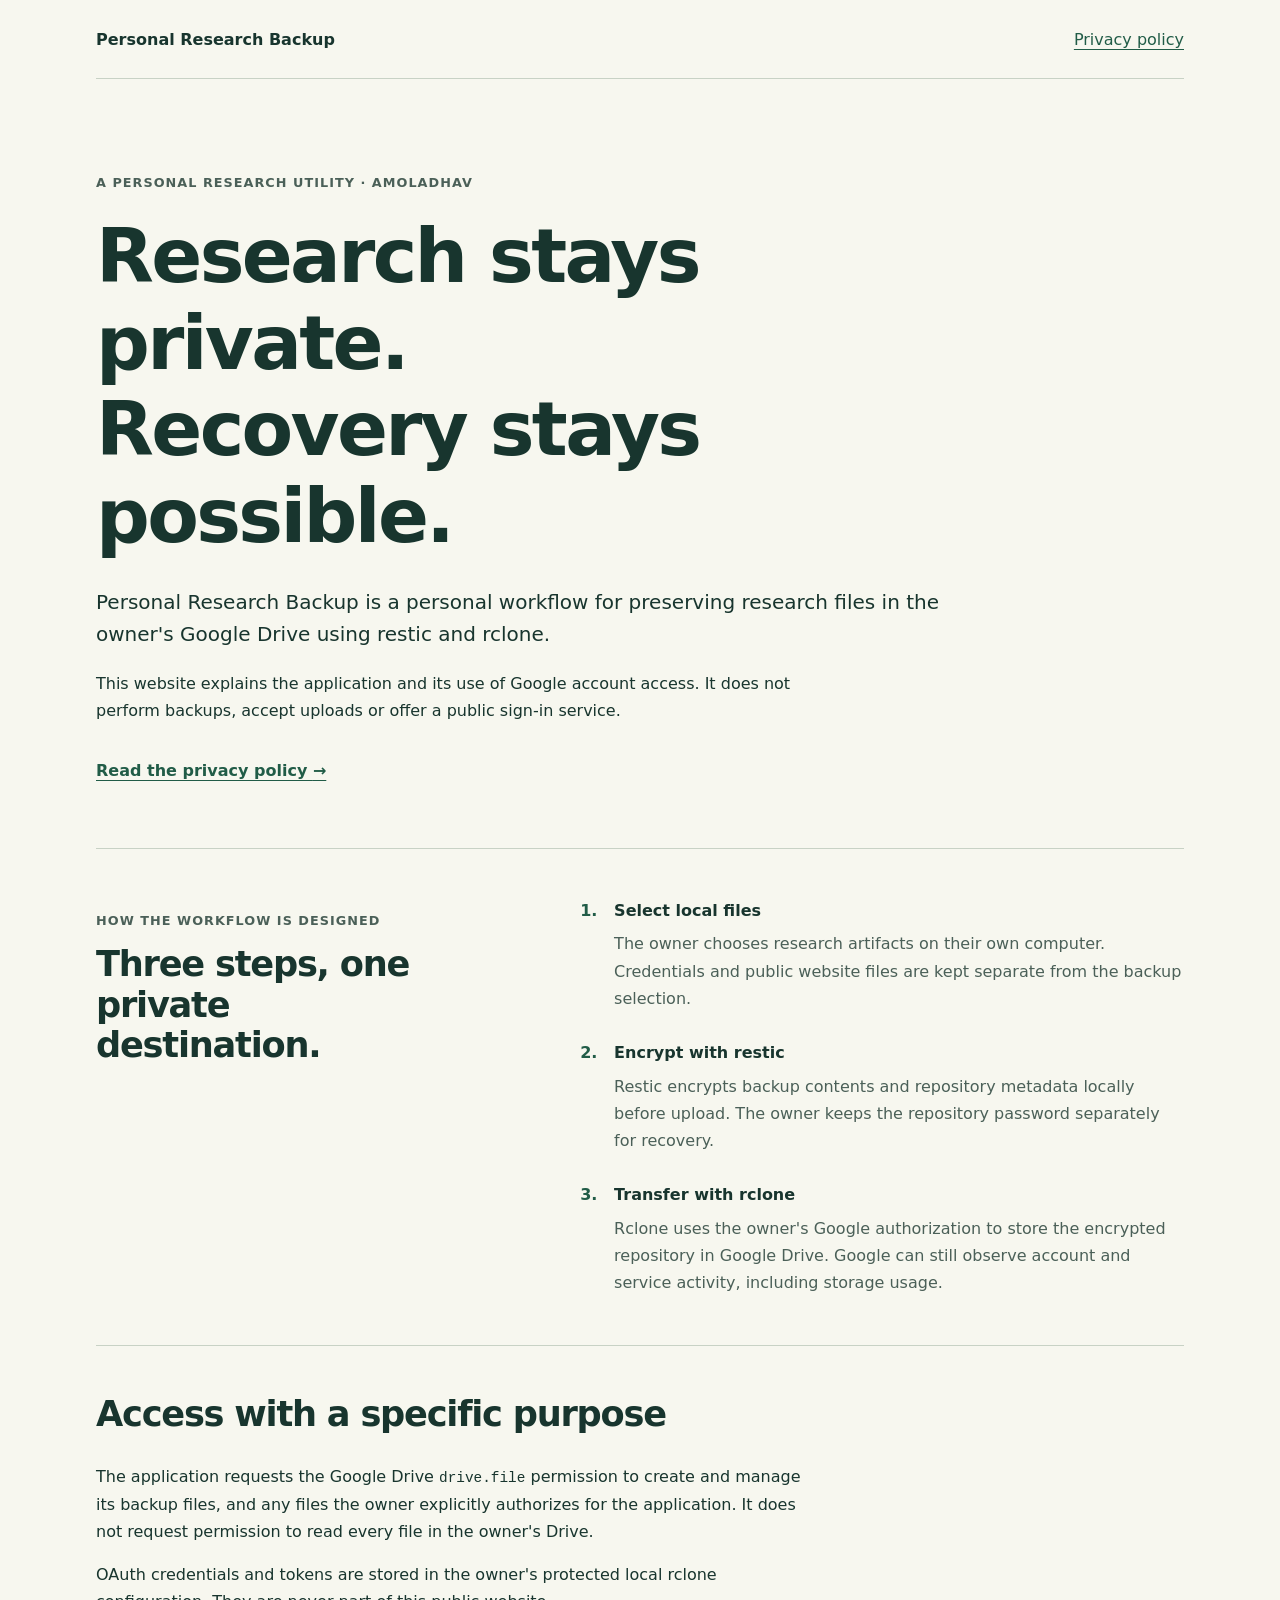
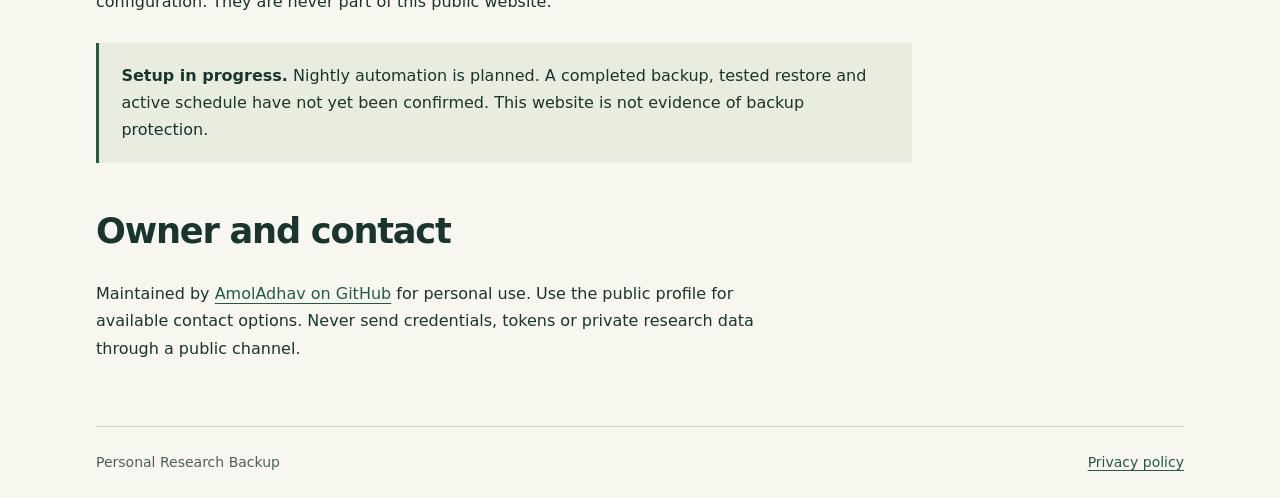
<file: index.html>
<!doctype html>
<html lang="en">
<head>
  <meta charset="utf-8">
  <meta name="viewport" content="width=device-width, initial-scale=1">
  <meta name="description" content="Personal Research Backup: information about a private research backup workflow using restic, rclone and Google Drive.">
  <title>Personal Research Backup</title>
  <link rel="stylesheet" href="style.css">
</head>
<body>
  <a class="skip" href="#main">Skip to content</a>
  <header class="site-header">
    <a class="brand" href="index.html">Personal Research Backup</a>
    <nav aria-label="Main navigation"><a href="privacy.html">Privacy policy</a></nav>
  </header>
  <main id="main">
    <section class="intro" aria-labelledby="title">
      <p class="eyebrow">A personal research utility · AmolAdhav</p>
      <h1 id="title">Research stays private.<br>Recovery stays possible.</h1>
      <p class="lead">Personal Research Backup is a personal workflow for preserving research files in the owner's Google Drive using restic and rclone.</p>
      <p>This website explains the application and its use of Google account access. It does not perform backups, accept uploads or offer a public sign-in service.</p>
      <a class="text-link" href="privacy.html">Read the privacy policy <span aria-hidden="true">→</span></a>
    </section>
    <section class="workflow" aria-labelledby="workflow-title">
      <div><p class="eyebrow">How the workflow is designed</p><h2 id="workflow-title">Three steps, one private destination.</h2></div>
      <ol class="steps">
        <li><strong>Select local files</strong><p>The owner chooses research artifacts on their own computer. Credentials and public website files are kept separate from the backup selection.</p></li>
        <li><strong>Encrypt with restic</strong><p>Restic encrypts backup contents and repository metadata locally before upload. The owner keeps the repository password separately for recovery.</p></li>
        <li><strong>Transfer with rclone</strong><p>Rclone uses the owner's Google authorization to store the encrypted repository in Google Drive. Google can still observe account and service activity, including storage usage.</p></li>
      </ol>
    </section>
    <section class="details" aria-labelledby="access-title">
      <h2 id="access-title">Access with a specific purpose</h2>
      <p>The application requests the Google Drive <code>drive.file</code> permission to create and manage its backup files, and any files the owner explicitly authorizes for the application. It does not request permission to read every file in the owner's Drive.</p>
      <p>OAuth credentials and tokens are stored in the owner's protected local rclone configuration. They are never part of this public website.</p>
      <aside class="notice" aria-label="Implementation status"><strong>Setup in progress.</strong> Nightly automation is planned. A completed backup, tested restore and active schedule have not yet been confirmed. This website is not evidence of backup protection.</aside>
    </section>
    <section class="details" aria-labelledby="owner-title">
      <h2 id="owner-title">Owner and contact</h2>
      <p>Maintained by <a href="https://github.com/AmolAdhav">AmolAdhav on GitHub</a> for personal use. Use the public profile for available contact options. Never send credentials, tokens or private research data through a public channel.</p>
    </section>
  </main>
  <footer><span>Personal Research Backup</span><a href="privacy.html">Privacy policy</a></footer>
</body>
</html>
</file>
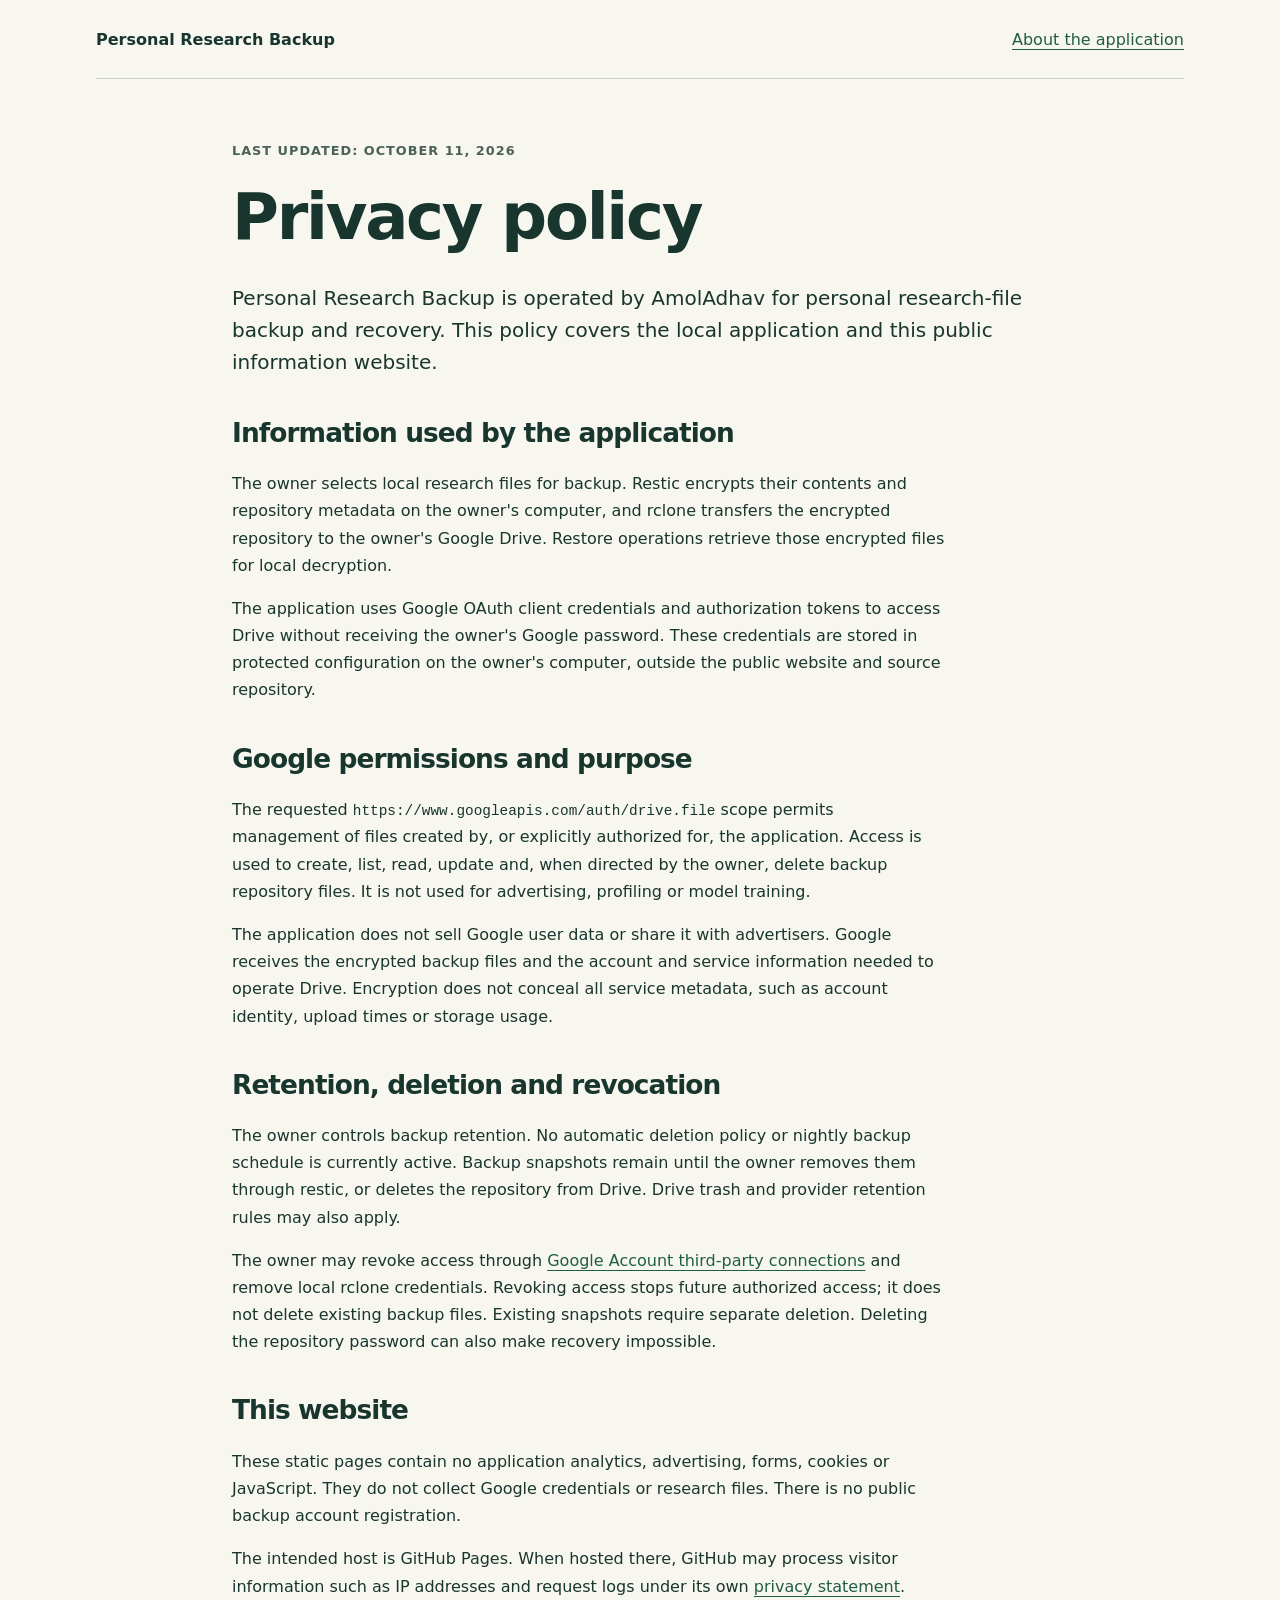
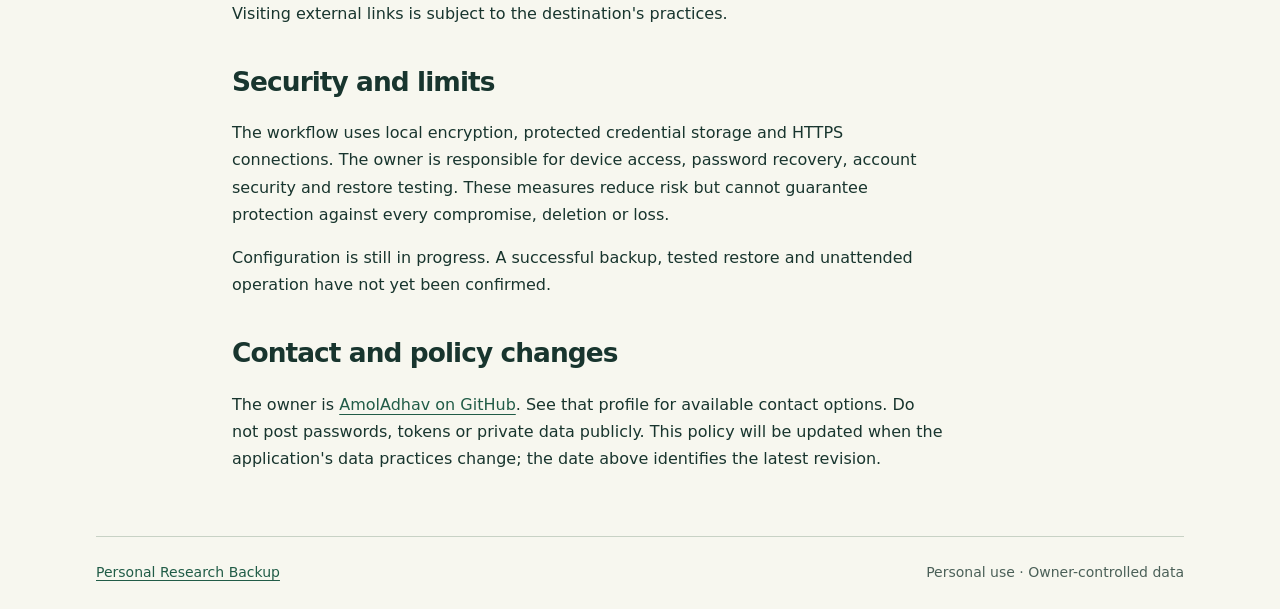
<file: privacy.html>
<!doctype html>
<html lang="en">
<head>
  <meta charset="utf-8">
  <meta name="viewport" content="width=device-width, initial-scale=1">
  <meta name="description" content="Privacy policy for Personal Research Backup and its public information website.">
  <title>Privacy policy · Personal Research Backup</title>
  <link rel="stylesheet" href="style.css">
</head>
<body>
  <a class="skip" href="#main">Skip to content</a>
  <header class="site-header">
    <a class="brand" href="index.html">Personal Research Backup</a>
    <nav aria-label="Main navigation"><a href="index.html">About the application</a></nav>
  </header>
  <main id="main" class="policy">
    <p class="eyebrow">Last updated: October 11, 2026</p>
    <h1>Privacy policy</h1>
    <p class="lead">Personal Research Backup is operated by AmolAdhav for personal research-file backup and recovery. This policy covers the local application and this public information website.</p>
    <section aria-labelledby="information-title">
      <h2 id="information-title">Information used by the application</h2>
      <p>The owner selects local research files for backup. Restic encrypts their contents and repository metadata on the owner's computer, and rclone transfers the encrypted repository to the owner's Google Drive. Restore operations retrieve those encrypted files for local decryption.</p>
      <p>The application uses Google OAuth client credentials and authorization tokens to access Drive without receiving the owner's Google password. These credentials are stored in protected configuration on the owner's computer, outside the public website and source repository.</p>
    </section>
    <section aria-labelledby="permissions-title">
      <h2 id="permissions-title">Google permissions and purpose</h2>
      <p>The requested <code>https://www.googleapis.com/auth/drive.file</code> scope permits management of files created by, or explicitly authorized for, the application. Access is used to create, list, read, update and, when directed by the owner, delete backup repository files. It is not used for advertising, profiling or model training.</p>
      <p>The application does not sell Google user data or share it with advertisers. Google receives the encrypted backup files and the account and service information needed to operate Drive. Encryption does not conceal all service metadata, such as account identity, upload times or storage usage.</p>
    </section>
    <section aria-labelledby="retention-title">
      <h2 id="retention-title">Retention, deletion and revocation</h2>
      <p>The owner controls backup retention. No automatic deletion policy or nightly backup schedule is currently active. Backup snapshots remain until the owner removes them through restic, or deletes the repository from Drive. Drive trash and provider retention rules may also apply.</p>
      <p>The owner may revoke access through <a href="https://myaccount.google.com/connections">Google Account third-party connections</a> and remove local rclone credentials. Revoking access stops future authorized access; it does not delete existing backup files. Existing snapshots require separate deletion. Deleting the repository password can also make recovery impossible.</p>
    </section>
    <section aria-labelledby="website-title">
      <h2 id="website-title">This website</h2>
      <p>These static pages contain no application analytics, advertising, forms, cookies or JavaScript. They do not collect Google credentials or research files. There is no public backup account registration.</p>
      <p>The intended host is GitHub Pages. When hosted there, GitHub may process visitor information such as IP addresses and request logs under its own <a href="https://docs.github.com/en/site-policy/privacy-policies/github-general-privacy-statement">privacy statement</a>. Visiting external links is subject to the destination's practices.</p>
    </section>
    <section aria-labelledby="security-title">
      <h2 id="security-title">Security and limits</h2>
      <p>The workflow uses local encryption, protected credential storage and HTTPS connections. The owner is responsible for device access, password recovery, account security and restore testing. These measures reduce risk but cannot guarantee protection against every compromise, deletion or loss.</p>
      <p>Configuration is still in progress. A successful backup, tested restore and unattended operation have not yet been confirmed.</p>
    </section>
    <section aria-labelledby="contact-title">
      <h2 id="contact-title">Contact and policy changes</h2>
      <p>The owner is <a href="https://github.com/AmolAdhav">AmolAdhav on GitHub</a>. See that profile for available contact options. Do not post passwords, tokens or private data publicly. This policy will be updated when the application's data practices change; the date above identifies the latest revision.</p>
    </section>
  </main>
  <footer><a href="index.html">Personal Research Backup</a><span>Personal use · Owner-controlled data</span></footer>
</body>
</html>
</file>
<file: style.css>
:root { color-scheme: light; --ink: #18352e; --muted: #4b6058; --paper: #f7f7ef; --line: #c8d2c5; --accent: #215c47; }
* { box-sizing: border-box; }
body { margin: 0; background: var(--paper); color: var(--ink); font-family: system-ui, -apple-system, "Segoe UI", sans-serif; font-size: 1rem; line-height: 1.7; }
a { color: var(--accent); text-underline-offset: .22em; }
a:hover { text-decoration-thickness: .15em; }
a:focus-visible { outline: 3px solid #936216; outline-offset: 5px; }
.skip { position: absolute; top: -5rem; left: 1rem; padding: .5rem 1rem; background: white; z-index: 1; }
.skip:focus { top: 1rem; }
.site-header, main, footer { width: min(100% - 3rem, 68rem); margin-inline: auto; }
.site-header { padding-block: 1.6rem; border-bottom: 1px solid var(--line); display: flex; gap: 1rem; justify-content: space-between; align-items: center; }
.brand { color: var(--ink); font-weight: 700; text-decoration: none; }
.intro { max-width: 54rem; padding-block: 5rem 4rem; }
.eyebrow { color: var(--muted); font-size: .8rem; font-weight: 650; letter-spacing: .08em; text-transform: uppercase; }
h1, h2 { line-height: 1.15; letter-spacing: -.035em; font-weight: 600; }
h1 { font-size: clamp(2.5rem, 6vw, 4.7rem); margin-block: 1.2rem 1.7rem; }
h2 { font-size: clamp(1.6rem, 3vw, 2.2rem); margin-top: 0; }
p { max-width: 70ch; }
.lead { font-size: 1.25rem; line-height: 1.6; }
.text-link { display: inline-block; margin-top: 1rem; font-weight: 650; }
.workflow { border-block: 1px solid var(--line); padding-block: 3rem; display: grid; grid-template-columns: 1fr 1.4fr; gap: 3rem; }
.workflow h2 { max-width: 14ch; }
.steps { margin: 0; padding-left: 1.6rem; }
.steps li { padding-left: .7rem; margin-bottom: 1.7rem; }
.steps li:last-child { margin-bottom: 0; }
.steps li::marker { color: var(--accent); font-weight: 700; }
.steps p { margin-block: .4rem 0; color: var(--muted); }
.details { padding-top: 3rem; max-width: 51rem; }
.notice { background: #e8eddf; border-left: 3px solid var(--accent); padding: 1.2rem 1.4rem; margin-top: 1.7rem; }
code { font-size: .9em; overflow-wrap: anywhere; }
.policy { max-width: 51rem; padding-top: 3rem; }
.policy h1 { font-size: clamp(2.5rem, 6vw, 4rem); }
.policy section { margin-top: 2.5rem; }
.policy h2 { font-size: 1.65rem; }
footer { border-top: 1px solid var(--line); margin-top: 4rem; padding-block: 1.5rem; display: flex; gap: 1rem; justify-content: space-between; color: var(--muted); font-size: .875rem; }
@media (max-width: 42rem) {
  .site-header, main, footer { width: min(100% - 2rem, 68rem); }
  .site-header, footer { flex-direction: column; align-items: flex-start; gap: .5rem; }
  .intro { padding-block: 3rem; }
  .workflow { grid-template-columns: 1fr; gap: 1.5rem; padding-block: 2rem; }
  .workflow h2 { max-width: none; }
}
@media print {
  body { background: white; color: black; }
  .skip, nav { display: none; }
  .intro { padding-block: 1rem; }
  .workflow { display: block; }
  a { color: black; }
}
</file>
